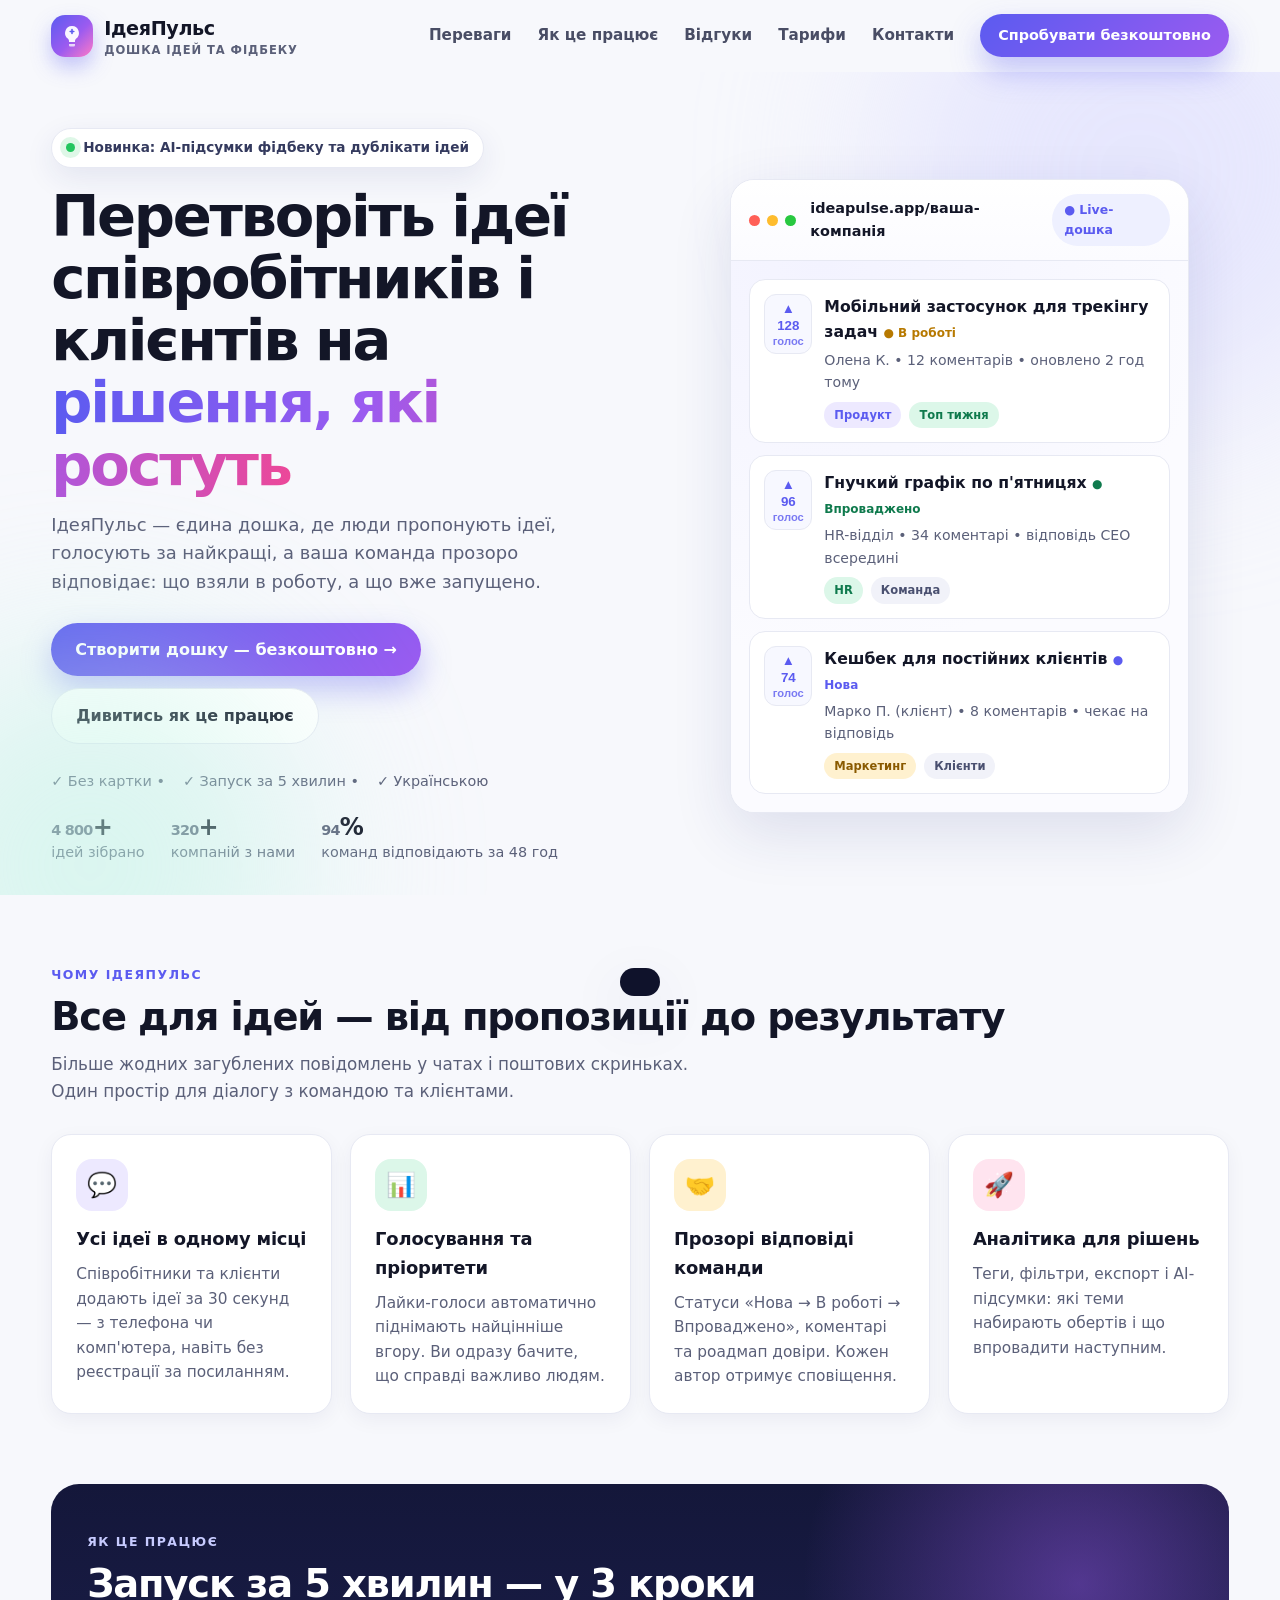
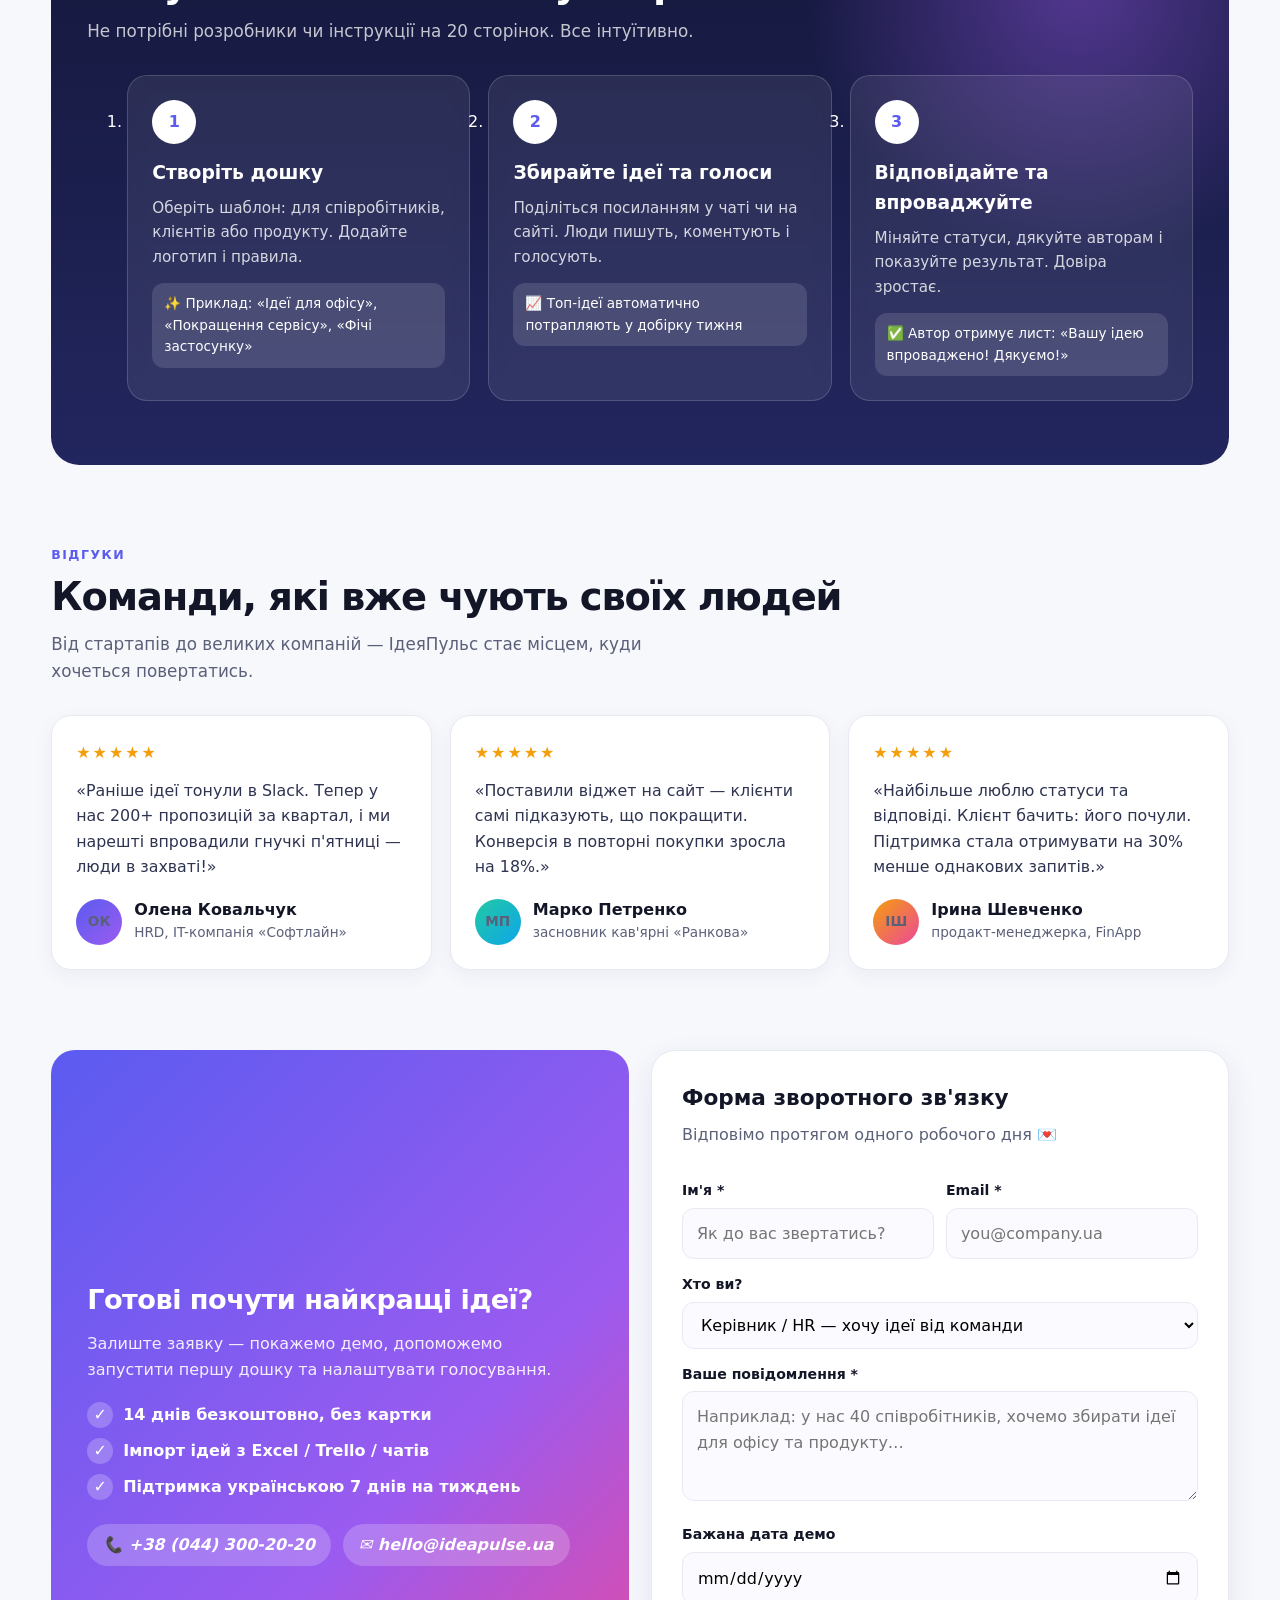
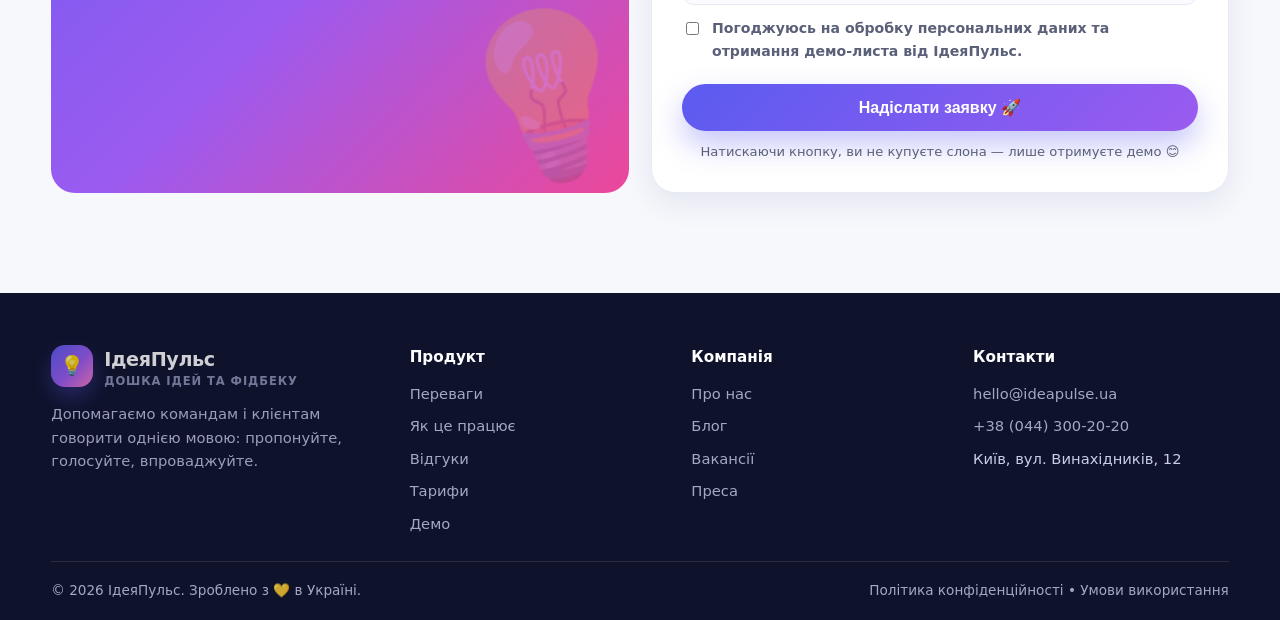
<file: index.html>
<!DOCTYPE html>

<html lang="uk">

<head>
  <meta charset="utf-8" />
  <meta content="width=device-width, initial-scale=1.0" name="viewport" />
  <title>ІдеяПульс — дошка ідей та фідбеку для команди і клієнтів</title>
  <meta
    content="ІдеяПульс — платформа, де співробітники та клієнти пропонують ідеї, голосують, а команда відповідає та впроваджує найкраще."
    name="description" />
  <link href="style.css" rel="stylesheet" />
  <style>
    .sr-only {
      position: absolute;
      width: 1px;
      height: 1px;
      padding: 0;
      margin: -1px;
      overflow: hidden;
      clip: rect(0, 0, 0, 0);
      white-space: nowrap;
      border: 0;
    }
  </style>
</head>

<body>
  <header class="header" id="header">
    <div class="container nav">
      <a aria-label="ІдеяПульс — на головну" class="logo" href="#top">
        <span aria-hidden="true" class="logo-mark">
          <svg aria-hidden="true" fill="none" height="24" viewbox="0 0 24 24" width="24">
            <path d="M12 2a7 7 0 0 0-4 12.7c.6.5 1 1.3 1 2.1V18h6v-1.2c0-.8.4-1.6 1-2.1A7 7 0 0 0 12 2Z" fill="white"
              opacity=".95"></path>
            <path d="M9 20h6v1.2a1.3 1.3 0 0 1-1.3 1.3h-3.4A1.3 1.3 0 0 1 9 21.2V20Z" fill="white" opacity=".75"></path>
            <path d="M12 5.5v4M10.2 7.5h3.6" stroke="#5b5bf0" stroke-linecap="round" stroke-width="1.6"></path>
          </svg>
        </span>
        <span>ІдеяПульс<small>дошка ідей та фідбеку</small></span>
      </a>
      <nav aria-label="Головна навігація" class="menu" id="menu">
        <a class="nav-link" href="#benefits">Переваги</a>
        <a class="nav-link" href="#how">Як це працює</a>
        <a class="nav-link" href="#reviews">Відгуки</a>
        <a class="nav-link" href="pricing.html">Тарифи</a>
        <a class="nav-link" href="#contact">Контакти</a>
        <a class="btn btn-primary btn-sm" href="#contact">Спробувати безкоштовно</a>
      </nav>
      <button aria-expanded="false" aria-label="Відкрити меню" class="burger"
        id="burger"><span></span><span></span><span></span></button>
    </div>
  </header>
  <main id="top">
    <!-- HERO -->
    <section class="hero">
      <div class="container hero-grid">
        <div>
          <span class="badge"><span class="dot"></span> Новинка: AI-підсумки фідбеку та дублікати ідей</span>
          <h1>Перетворіть ідеї співробітників і клієнтів на <span class="grad">рішення, які ростуть</span></h1>
          <p class="lead">ІдеяПульс — єдина дошка, де люди пропонують ідеї, голосують за найкращі, а ваша команда
            прозоро відповідає: що взяли в роботу, а що вже запущено.</p>
          <div class="hero-actions">
            <a class="btn btn-primary" href="#contact">Створити дошку — безкоштовно →</a>
            <a class="btn btn-ghost" href="#how">Дивитись як це працює</a>
          </div>
          <div class="hero-note">
            <span>✓ Без картки •</span><span>✓ Запуск за 5 хвилин •</span><span>✓ Українською</span>
          </div>
          <div class="stats">
            <div class="stat"><b><span class="counter" data-target="4800">0</span>+</b><span>ідей зібрано</span></div>
            <div class="stat"><b><span class="counter" data-target="320">0</span>+</b><span>компаній з нами</span></div>
            <div class="stat"><b><span class="counter" data-target="94">0</span>%</b><span>команд відповідають за 48
                год</span></div>
          </div>
        </div>
        <figure aria-label="Приклад дошки ідей ІдеяПульс" class="board" role="img">
          <div>
            <div class="board-top">
              <div class="traffic"><i></i><i></i><i></i></div>
              <b>ideapulse.app/ваша-компанія</b>
              <span class="pill">● Live-дошка</span>
            </div>
            <div class="board-body" id="board">
              <div class="idea">
                <button aria-label="Голосувати" class="vote">▲<span
                    class="count">128</span><small>голос</small></button>
                <div>
                  <h4>Мобільний застосунок для трекінгу задач <span class="status work">● В роботі</span></h4>
                  <p>Олена К. • 12 коментарів • оновлено 2 год тому</p>
                  <div class="tags"><span class="tag violet">Продукт</span><span class="tag green">Топ тижня</span>
                  </div>
                </div>
              </div>
              <div class="idea">
                <button aria-label="Голосувати" class="vote">▲<span class="count">96</span><small>голос</small></button>
                <div>
                  <h4>Гнучкий графік по п'ятницях <span class="status done">● Впроваджено</span></h4>
                  <p>HR-відділ • 34 коментарі • відповідь CEO всередині</p>
                  <div class="tags"><span class="tag green">HR</span><span class="tag">Команда</span></div>
                </div>
              </div>
              <div class="idea">
                <button aria-label="Голосувати" class="vote">▲<span class="count">74</span><small>голос</small></button>
                <div>
                  <h4>Кешбек для постійних клієнтів <span class="status new">● Нова</span></h4>
                  <p>Марко П. (клієнт) • 8 коментарів • чекає на відповідь</p>
                  <div class="tags"><span class="tag orange">Маркетинг</span><span class="tag">Клієнти</span></div>
                </div>
              </div>
            </div>
          </div>
          <figcaption class="sr-only">Приклад дошки ідей ІдеяПульс</figcaption>
        </figure>
      </div>
    </section>
    <!-- BENEFITS -->
    <section class="section" id="benefits">
      <div class="container">
        <p class="eyebrow reveal">Чому ІдеяПульс</p>
        <h2 class="reveal">Все для ідей — від пропозиції до результату</h2>
        <p class="sub reveal">Більше жодних загублених повідомлень у чатах і поштових скриньках. Один простір для
          діалогу з командою та клієнтами.</p>
        <div class="grid-4">
          <article class="card reveal">
            <div class="icon" style="background:#ede9ff">💬</div>
            <h3>Усі ідеї в одному місці</h3>
            <p>Співробітники та клієнти додають ідеї за 30 секунд — з телефона чи комп'ютера, навіть без реєстрації за
              посиланням.</p>
          </article>
          <article class="card reveal">
            <div class="icon" style="background:#dcf7e9">📊</div>
            <h3>Голосування та пріоритети</h3>
            <p>Лайки-голоси автоматично піднімають найцінніше вгору. Ви одразу бачите, що справді важливо людям.</p>
          </article>
          <article class="card reveal">
            <div class="icon" style="background:#fff1cf">🤝</div>
            <h3>Прозорі відповіді команди</h3>
            <p>Статуси «Нова → В роботі → Впроваджено», коментарі та роадмап довіри. Кожен автор отримує сповіщення.</p>
          </article>
          <article class="card reveal">
            <div class="icon" style="background:#ffe4ef">🚀</div>
            <h3>Аналітика для рішень</h3>
            <p>Теги, фільтри, експорт і AI-підсумки: які теми набирають обертів і що впровадити наступним.</p>
          </article>
        </div>
      </div>
    </section>
    <!-- HOW -->
    <section class="section" id="how" style="padding-top:0">
      <div class="container">
        <div class="steps reveal">
          <p class="eyebrow" style="color:#c7cbff">Як це працює</p>
          <h2>Запуск за 5 хвилин — у 3 кроки</h2>
          <p class="sub">Не потрібні розробники чи інструкції на 20 сторінок. Все інтуїтивно.</p>
          <ol aria-label="Три кроки роботи з ІдеяПульс" class="steps-grid">
            <li class="step">
              <div class="step-num">1</div>
              <h3>Створіть дошку</h3>
              <p>Оберіть шаблон: для співробітників, клієнтів або продукту. Додайте логотип і правила.</p>
              <div class="mini">✨ Приклад: «Ідеї для офісу», «Покращення сервісу», «Фічі застосунку»</div>
            </li>
            <li class="step">
              <div class="step-num">2</div>
              <h3>Збирайте ідеї та голоси</h3>
              <p>Поділіться посиланням у чаті чи на сайті. Люди пишуть, коментують і голосують.</p>
              <div class="mini">📈 Топ-ідеї автоматично потрапляють у добірку тижня</div>
            </li>
            <li class="step">
              <div class="step-num">3</div>
              <h3>Відповідайте та впроваджуйте</h3>
              <p>Міняйте статуси, дякуйте авторам і показуйте результат. Довіра зростає.</p>
              <div class="mini">✅ Автор отримує лист: «Вашу ідею впроваджено! Дякуємо!»</div>
            </li>
          </ol>
        </div>
      </div>
    </section>
    <!-- REVIEWS -->
    <section class="section" id="reviews" style="padding-top:10px">
      <div class="container">
        <p class="eyebrow reveal">Відгуки</p>
        <h2 class="reveal">Команди, які вже чують своїх людей</h2>
        <p class="sub reveal">Від стартапів до великих компаній — ІдеяПульс стає місцем, куди хочеться повертатись.</p>
        <div class="grid-3">
          <article class="card review reveal">
            <div aria-label="5 з 5" class="stars">★★★★★</div>
            <p>«Раніше ідеї тонули в Slack. Тепер у нас 200+ пропозицій за квартал, і ми нарешті впровадили гнучкі
              п'ятниці — люди в захваті!»</p>
            <div class="person"><span class="avatar"
                style="background:linear-gradient(135deg,#5b5bf0,#9b5bf0)">ОК</span>
              <div><b>Олена Ковальчук</b><span>HRD, IT-компанія «Софтлайн»</span></div>
            </div>
          </article>
          <article class="card review reveal">
            <div aria-label="5 з 5" class="stars">★★★★★</div>
            <p>«Поставили віджет на сайт — клієнти самі підказують, що покращити. Конверсія в повторні покупки зросла на
              18%.»</p>
            <div class="person"><span class="avatar"
                style="background:linear-gradient(135deg,#22c9a3,#0ea5e9)">МП</span>
              <div><b>Марко Петренко</b><span>засновник кав'ярні «Ранкова»</span></div>
            </div>
          </article>
          <article class="card review reveal">
            <div aria-label="5 з 5" class="stars">★★★★★</div>
            <p>«Найбільше люблю статуси та відповіді. Клієнт бачить: його почули. Підтримка стала отримувати на 30%
              менше однакових запитів.»</p>
            <div class="person"><span class="avatar"
                style="background:linear-gradient(135deg,#f59e0b,#ec4899)">ІШ</span>
              <div><b>Ірина Шевченко</b><span>продакт-менеджерка, FinApp</span></div>
            </div>
          </article>
        </div>
      </div>
    </section>
    <!-- CONTACT / FORM -->
    <section class="section" id="contact" style="padding-top:10px">
      <div class="container split">
        <div class="cta-card reveal">
          <h3>Готові почути найкращі ідеї?</h3>
          <p>Залиште заявку — покажемо демо, допоможемо запустити першу дошку та налаштувати голосування.</p>
          <ul class="cta-list">
            <li><span class="check">✓</span> 14 днів безкоштовно, без картки</li>
            <li><span class="check">✓</span> Імпорт ідей з Excel / Trello / чатів</li>
            <li><span class="check">✓</span> Підтримка українською 7 днів на тиждень</li>
          </ul>
          <address style="display:flex;gap:12px;flex-wrap:wrap">
            <span style="background:rgba(255,255,255,.2);padding:8px 16px;border-radius:999px;font-weight:700">📞 +38
              (044) 300-20-20</span>
            <span style="background:rgba(255,255,255,.2);padding:8px 16px;border-radius:999px;font-weight:700">✉️
              hello@ideapulse.ua</span>
          </address>
        </div>
        <div class="form-card reveal">
          <h3>Форма зворотного зв'язку</h3>
          <p>Відповімо протягом одного робочого дня 💌</p>
          <form id="feedbackForm" action="/" method="POST">

            <div class="row2">
              <div>
                <label for="name">Ім'я *</label>
                <input autocomplete="name" id="name" name="name" placeholder="Як до вас звертатись?" type="text"
                  required />
              </div>

              <div>
                <label for="email">Email *</label>
                <input autocomplete="email" id="email" name="email" placeholder="you@company.ua" type="email"
                  required />
              </div>
            </div>

            <label for="type">Хто ви?</label>
            <select id="type" name="type">
              <option value="hr">Керівник / HR — хочу ідеї від команди</option>
              <option value="business">Власник бізнесу — хочу фідбек від клієнтів</option>
              <option value="product">Продакт-менеджер — хочу роадмап ідей</option>
              <option value="other">Інше</option>
            </select>

            <label for="message">Ваше повідомлення *</label>
            <textarea id="message" name="message"
              placeholder="Наприклад: у нас 40 співробітників, хочемо збирати ідеї для офісу та продукту…"
              required></textarea>

            <label for="date">Бажана дата демо</label>
            <input id="date" name="date" type="date" />

            <label class="agree">
              <input id="agree" name="agree" type="checkbox" value="yes" required />
              <span>Погоджуюсь на обробку персональних даних та отримання демо-листа від ІдеяПульс.</span>
            </label>

            <button class="btn btn-primary form-btn" type="submit">
              Надіслати заявку 🚀
            </button>

            <div class="hint">
              Натискаючи кнопку, ви не купуєте слона — лише отримуєте демо 😊
            </div>

          </form>
        </div>
      </div>
    </section>
  </main>
  <footer id="footer">
    <div class="container">
      <div class="foot">
        <div>
          <a class="logo" href="#top" style="text-decoration:none"><span aria-hidden="true"
              class="logo-mark">💡</span><span>ІдеяПульс<small style="color:#8b90b3">дошка ідей та
                фідбеку</small></span></a>
          <p>Допомагаємо командам і клієнтам говорити однією мовою: пропонуйте, голосуйте, впроваджуйте.</p>
        </div>
        <div>
          <nav aria-label="Продукт">
            <h4>Продукт</h4>
            <ul>
              <li><a href="#benefits">Переваги</a></li>
              <li><a href="#how">Як це працює</a></li>
              <li><a href="#reviews">Відгуки</a></li>
              <li><a href="pricing.html">Тарифи</a></li>
              <li><a href="#contact">Демо</a></li>
            </ul>
          </nav>
        </div>
        <div>
          <nav aria-label="Компанія">
            <h4>Компанія</h4>
            <ul>
              <li><a href="#">Про нас</a></li>
              <li><a href="#">Блог</a></li>
              <li><a href="#">Вакансії</a></li>
              <li><a href="#">Преса</a></li>
            </ul>
          </nav>
        </div>
        <div>
          <h4>Контакти</h4>
          <ul>
            <li><a href="mailto:hello@ideapulse.ua">hello@ideapulse.ua</a></li>
            <li><a href="tel:+380443002020">+38 (044) 300-20-20</a></li>
            <li>Київ, вул. Винахідників, 12</li>
          </ul>
        </div>
      </div>
      <div class="bottom"><span>© <span id="year">2026</span> ІдеяПульс. Зроблено з 💛 в Україні.</span><span><a
            href="#" style="color:inherit;text-decoration:none">Політика конфіденційності</a> • <a href="#"
            style="color:inherit;text-decoration:none">Умови використання</a></span></div>
    </div>
  </footer>
  <button aria-label="Догори" id="toTop">↑</button>
  <div class="toast" id="toast" role="status"></div>
  <script>
    (function () {
      var header = document.getElementById('header');
      var burger = document.getElementById('burger');
      var menu = document.getElementById('menu');
      var toTop = document.getElementById('toTop');
      var toast = document.getElementById('toast');

      // Sticky header + toTop
      function onScroll() {
        if (window.scrollY > 10) header.classList.add('scrolled');
        else header.classList.remove('scrolled');
        if (window.scrollY > 600) toTop.classList.add('show');
        else toTop.classList.remove('show');
      }
      window.addEventListener('scroll', onScroll, { passive: true });
      onScroll();
      toTop.addEventListener('click', function () { window.scrollTo({ top: 0, behavior: 'smooth' }); });

      // Mobile menu
      burger.addEventListener('click', function () {
        var open = menu.classList.toggle('open');
        burger.classList.toggle('open', open);
        burger.setAttribute('aria-expanded', open ? 'true' : 'false');
      });
      menu.addEventListener('click', function (e) {
        if (e.target.closest('a')) {
          menu.classList.remove('open');
          burger.classList.remove('open');
          burger.setAttribute('aria-expanded', 'false');
        }
      });

      // Active nav link
      var links = Array.prototype.slice.call(document.querySelectorAll('.nav-link'));
      var sections = ['benefits', 'how', 'reviews', 'contact'].map(function (id) { return document.getElementById(id); });
      function setActive() {
        var pos = window.scrollY + 140, current = '';
        sections.forEach(function (s) { if (s && s.offsetTop <= pos) current = s.id; });
        links.forEach(function (a) {
          var href = a.getAttribute('href');
          if (href === '#' + current) a.classList.add('active');
          else a.classList.remove('active');
        });
      }
      window.addEventListener('scroll', setActive, { passive: true });
      setActive();

      // Voting demo
      document.querySelectorAll('.vote').forEach(function (btn) {
        btn.addEventListener('click', function () {
          var countEl = btn.querySelector('.count');
          var n = parseInt(countEl.textContent, 10) || 0;
          if (btn.classList.contains('voted')) {
            btn.classList.remove('voted');
            countEl.textContent = n - 1;
            showToast('Голос знято. Дякуємо за чесність 🙂');
          } else {
            btn.classList.add('voted');
            countEl.textContent = n + 1;
            btn.animate(
              [{ transform: 'scale(1)' }, { transform: 'scale(1.15)' }, { transform: 'scale(1)' }],
              { duration: 250 }
            );
            showToast('Дякуємо! Ваш голос зараховано 🎉');
          }
        });
      });

      // Reveal on scroll
      var io = new IntersectionObserver(function (entries) {
        entries.forEach(function (en) {
          if (en.isIntersecting) { en.target.classList.add('visible'); io.unobserve(en.target); }
        });
      }, { threshold: .12 });
      document.querySelectorAll('.reveal').forEach(function (el) { io.observe(el); });

      // Counters
      var cio = new IntersectionObserver(function (entries) {
        entries.forEach(function (en) {
          if (!en.isIntersecting) return;
          var el = en.target, target = +el.dataset.target, start = null, dur = 1400;
          function step(t) {
            if (!start) start = t;
            var p = Math.min((t - start) / dur, 1);
            var eased = 1 - Math.pow(1 - p, 3);
            el.textContent = Math.round(target * eased).toLocaleString('uk-UA');
            if (p < 1) requestAnimationFrame(step);
          }
          requestAnimationFrame(step);
          cio.unobserve(el);
        });
      }, { threshold: .6 });
      document.querySelectorAll('.counter').forEach(function (el) { cio.observe(el); });

      // Toast
      var toastTimer;
      function showToast(msg) {
        toast.textContent = msg;
        toast.classList.add('show');
        clearTimeout(toastTimer);
        toastTimer = setTimeout(function () { toast.classList.remove('show'); }, 2600);
      }

      document.getElementById('year').textContent = new Date().getFullYear();
    })();
  </script>
</body>

</html>
</file>
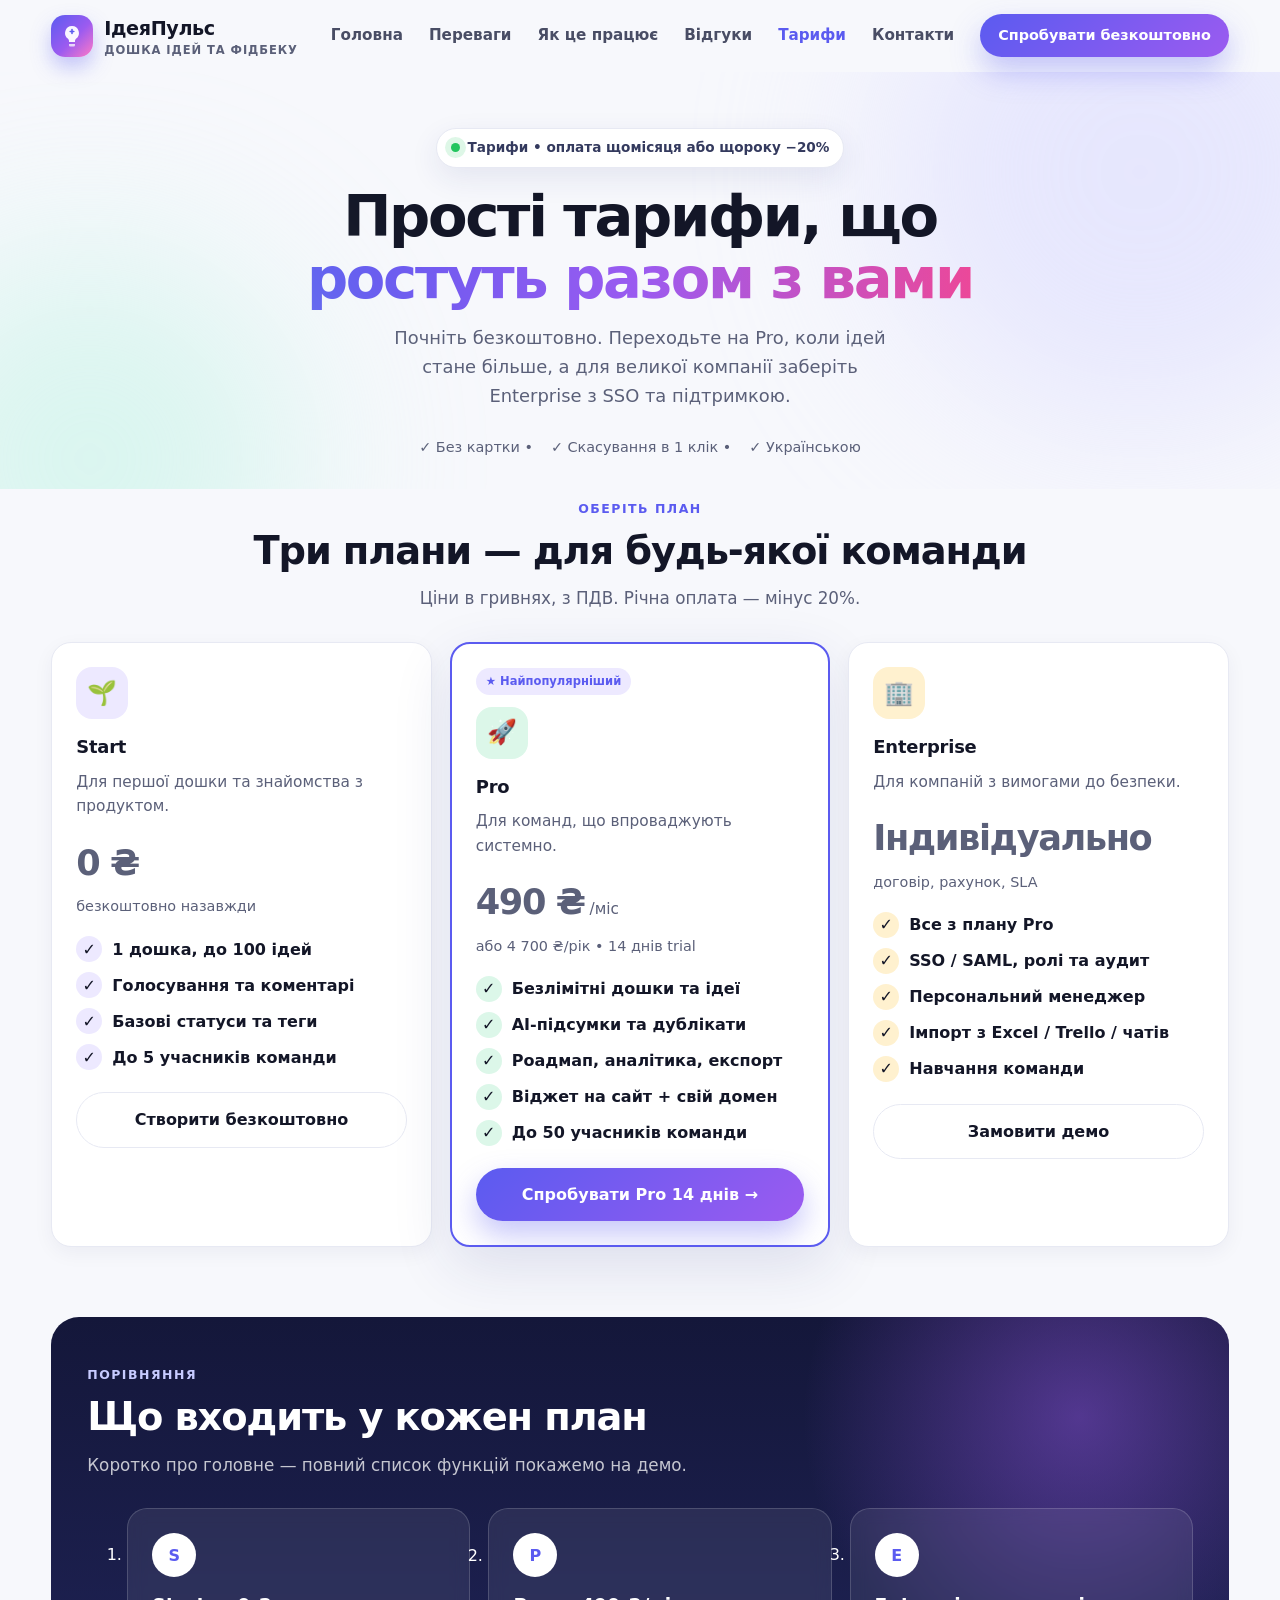
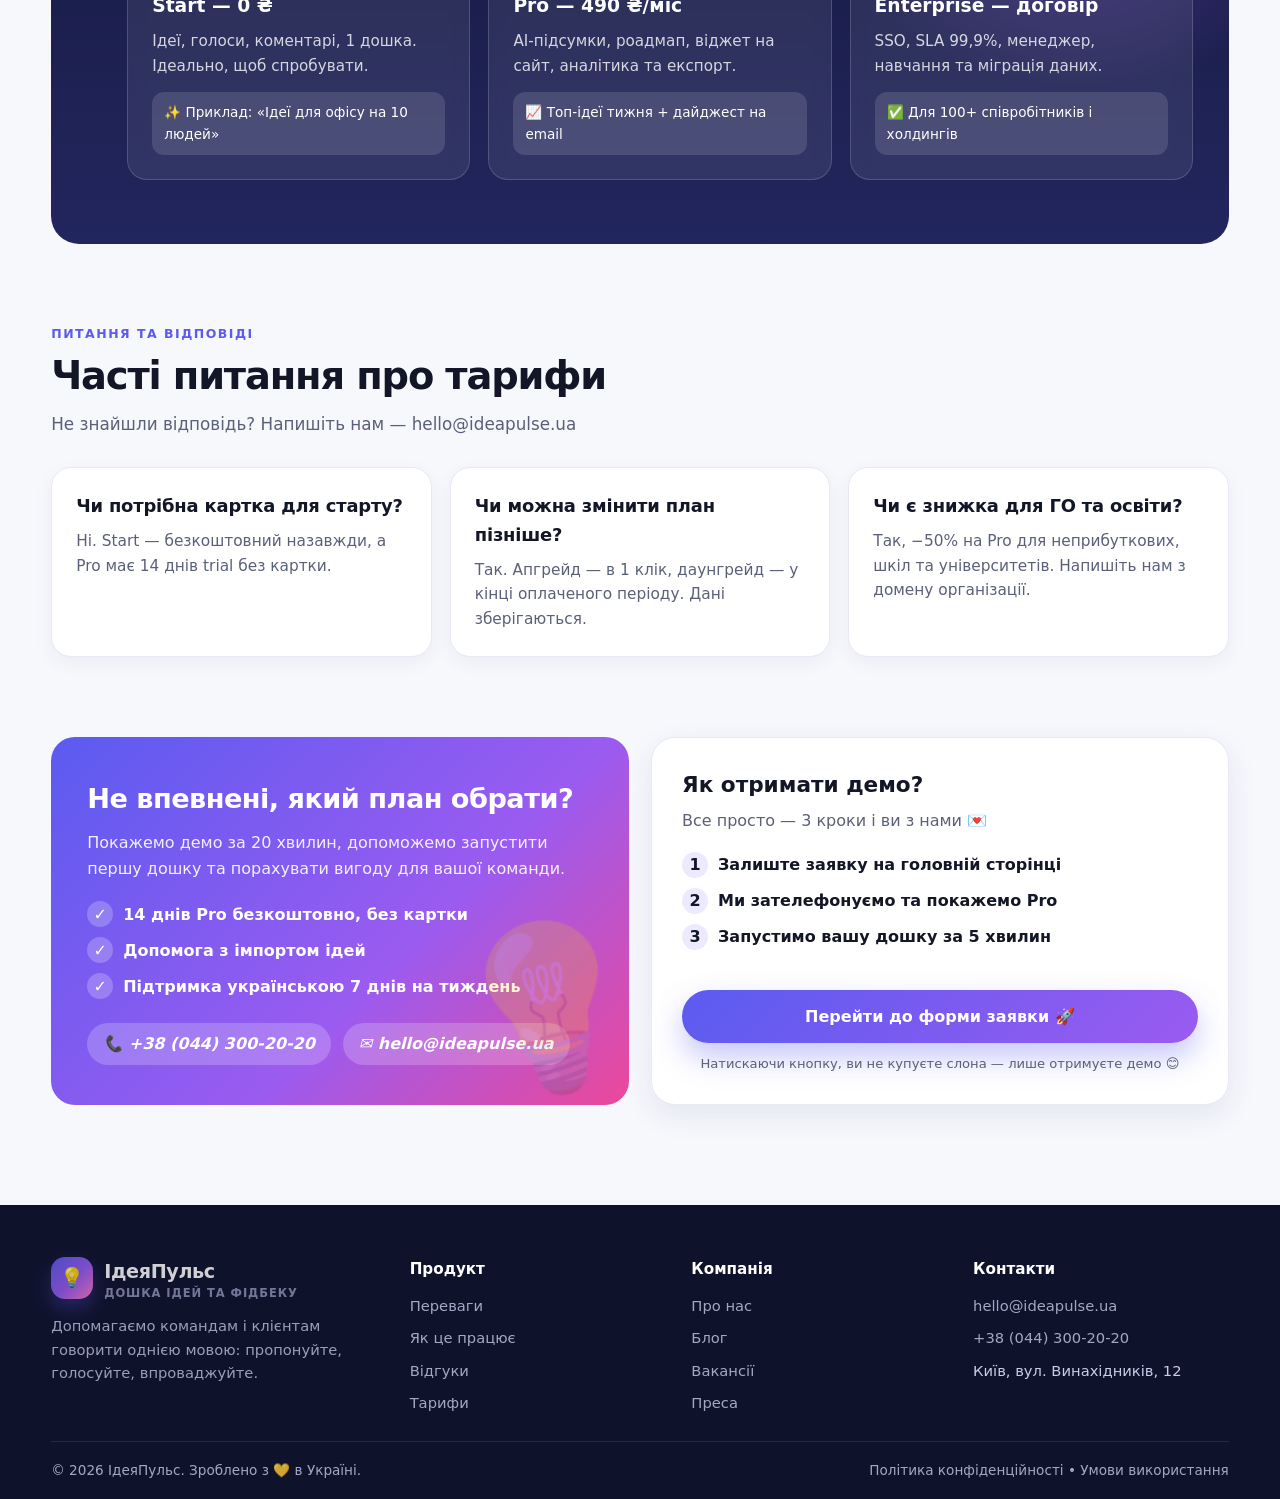
<file: pricing.html>
<!DOCTYPE html>

<html lang="uk">
<head>
<meta charset="utf-8"/>
<meta content="width=device-width, initial-scale=1.0" name="viewport"/>
<title>Тарифи — ІдеяПульс</title>
<meta content="Тарифи ІдеяПульс: Start, Pro та Enterprise. Оберіть план для збору ідей та фідбеку від команди і клієнтів." name="description"/>
<link href="style.css" rel="stylesheet"/>
</head>
<body>
<header class="header">
<div class="container nav">
<a aria-label="ІдеяПульс — на головну" class="logo" href="index.html">
<span aria-hidden="true" class="logo-mark">
<svg aria-hidden="true" fill="none" height="24" viewbox="0 0 24 24" width="24">
<path d="M12 2a7 7 0 0 0-4 12.7c.6.5 1 1.3 1 2.1V18h6v-1.2c0-.8.4-1.6 1-2.1A7 7 0 0 0 12 2Z" fill="white" opacity=".95"></path>
<path d="M9 20h6v1.2a1.3 1.3 0 0 1-1.3 1.3h-3.4A1.3 1.3 0 0 1 9 21.2V20Z" fill="white" opacity=".75"></path>
<path d="M12 5.5v4M10.2 7.5h3.6" stroke="#5b5bf0" stroke-linecap="round" stroke-width="1.6"></path>
</svg>
</span>
<span>ІдеяПульс<small>дошка ідей та фідбеку</small></span>
</a>
<nav aria-label="Головна навігація" class="menu">
<a class="nav-link" href="index.html">Головна</a>
<a class="nav-link" href="index.html#benefits">Переваги</a>
<a class="nav-link" href="index.html#how">Як це працює</a>
<a class="nav-link" href="index.html#reviews">Відгуки</a>
<a aria-current="page" class="nav-link active" href="pricing.html">Тарифи</a>
<a class="nav-link" href="index.html#contact">Контакти</a>
<a class="btn btn-primary btn-sm" href="index.html#contact">Спробувати безкоштовно</a>
</nav>
</div>
</header>
<main>
<!-- HERO -->
<section aria-labelledby="heading-прості-тарифи--щоростуть-разом-з-вами" class="hero">
<div class="container" style="position:relative;text-align:center;max-width:720px">
<span class="badge"><span class="dot"></span> Тарифи • оплата щомісяця або щороку −20%</span>
<h1 id="heading-прості-тарифи--щоростуть-разом-з-вами">Прості тарифи, що <span class="grad">ростуть разом з вами</span></h1>
<p class="lead" style="margin-left:auto;margin-right:auto">Почніть безкоштовно. Переходьте на Pro, коли ідей стане більше, а для великої компанії заберіть Enterprise з SSO та підтримкою.</p>
<div class="hero-note" style="justify-content:center">
<span>✓ Без картки •</span><span>✓ Скасування в 1 клік •</span><span>✓ Українською</span>
</div>
</div>
</section>
<!-- PLANS -->
<section aria-labelledby="heading-три-плани---для-будь-якої-команди" class="section" style="padding-top:10px">
<div class="container">
<p class="eyebrow" style="text-align:center">Оберіть план</p>
<h2 id="heading-три-плани---для-будь-якої-команди" style="text-align:center">Три плани — для будь-якої команди</h2>
<p class="sub" style="text-align:center;margin-left:auto;margin-right:auto">Ціни в гривнях, з ПДВ. Річна оплата — мінус 20%.</p>
<div class="grid-3">
<article aria-label="Тариф Start" class="card">
<div class="icon" style="background:#ede9ff">🌱</div>
<h3>Start</h3>
<p>Для першої дошки та знайомства з продуктом.</p>
<p style="margin:16px 0 4px"><b style="font-size:2.2rem;letter-spacing:-.04em">0 ₴</b></p>
<p style="font-size:.9rem">безкоштовно назавжди</p>
<ul class="cta-list" style="margin:18px 0 22px;color:var(--ink)">
<li><span class="check" style="background:#ede9ff">✓</span> 1 дошка, до 100 ідей</li>
<li><span class="check" style="background:#ede9ff">✓</span> Голосування та коментарі</li>
<li><span class="check" style="background:#ede9ff">✓</span> Базові статуси та теги</li>
<li><span class="check" style="background:#ede9ff">✓</span> До 5 учасників команди</li>
</ul>
<a class="btn btn-ghost" href="index.html#contact" style="width:100%">Створити безкоштовно</a>
</article>
<article aria-label="Тариф Pro" class="card" style="border:2px solid var(--brand);box-shadow:var(--shadow)">
<div class="tags" style="margin:0 0 12px"><span class="tag violet">★ Найпопулярніший</span></div>
<div class="icon" style="background:#dcf7e9">🚀</div>
<h3>Pro</h3>
<p>Для команд, що впроваджують системно.</p>
<p style="margin:16px 0 4px"><b style="font-size:2.2rem;letter-spacing:-.04em">490 ₴</b><span style="color:var(--muted)"> /міс</span></p>
<p style="font-size:.9rem">або 4 700 ₴/рік • 14 днів trial</p>
<ul class="cta-list" style="margin:18px 0 22px;color:var(--ink)">
<li><span class="check" style="background:#dcf7e9">✓</span> Безлімітні дошки та ідеї</li>
<li><span class="check" style="background:#dcf7e9">✓</span> AI-підсумки та дублікати</li>
<li><span class="check" style="background:#dcf7e9">✓</span> Роадмап, аналітика, експорт</li>
<li><span class="check" style="background:#dcf7e9">✓</span> Віджет на сайт + свій домен</li>
<li><span class="check" style="background:#dcf7e9">✓</span> До 50 учасників команди</li>
</ul>
<a class="btn btn-primary" href="index.html#contact" style="width:100%">Спробувати Pro 14 днів →</a>
</article>
<article aria-label="Тариф Enterprise" class="card">
<div class="icon" style="background:#fff1cf">🏢</div>
<h3>Enterprise</h3>
<p>Для компаній з вимогами до безпеки.</p>
<p style="margin:16px 0 4px"><b style="font-size:2.2rem;letter-spacing:-.04em">Індивідуально</b></p>
<p style="font-size:.9rem">договір, рахунок, SLA</p>
<ul class="cta-list" style="margin:18px 0 22px;color:var(--ink)">
<li><span class="check" style="background:#fff1cf">✓</span> Все з плану Pro</li>
<li><span class="check" style="background:#fff1cf">✓</span> SSO / SAML, ролі та аудит</li>
<li><span class="check" style="background:#fff1cf">✓</span> Персональний менеджер</li>
<li><span class="check" style="background:#fff1cf">✓</span> Імпорт з Excel / Trello / чатів</li>
<li><span class="check" style="background:#fff1cf">✓</span> Навчання команди</li>
</ul>
<a class="btn btn-ghost" href="index.html#contact" style="width:100%">Замовити демо</a>
</article>
</div>
</div>
</section>
<!-- COMPARISON -->
<section aria-labelledby="heading-що-входить-у-кожен-план" class="section" style="padding-top:0">
<div class="container">
<div class="steps">
<p class="eyebrow" style="color:#c7cbff">Порівняння</p>
<h2 id="heading-що-входить-у-кожен-план">Що входить у кожен план</h2>
<p class="sub">Коротко про головне — повний список функцій покажемо на демо.</p>
<ol aria-label="Порівняння тарифних планів" class="steps-grid">
<li class="step">
<div class="step-num">S</div>
<h3>Start — 0 ₴</h3>
<p>Ідеї, голоси, коментарі, 1 дошка. Ідеально, щоб спробувати.</p>
<div class="mini">✨ Приклад: «Ідеї для офісу на 10 людей»</div>
</li>
<li class="step">
<div class="step-num">P</div>
<h3>Pro — 490 ₴/міс</h3>
<p>AI-підсумки, роадмап, віджет на сайт, аналітика та експорт.</p>
<div class="mini">📈 Топ-ідеї тижня + дайджест на email</div>
</li>
<li class="step">
<div class="step-num">E</div>
<h3>Enterprise — договір</h3>
<p>SSO, SLA 99,9%, менеджер, навчання та міграція даних.</p>
<div class="mini">✅ Для 100+ співробітників і холдингів</div>
</li>
</ol>
</div>
</div>
</section>
<!-- FAQ -->
<section aria-labelledby="heading-часті-питання-про-тарифи" class="section" style="padding-top:10px">
<div class="container">
<p class="eyebrow">Питання та відповіді</p>
<h2 id="heading-часті-питання-про-тарифи">Часті питання про тарифи</h2>
<p class="sub">Не знайшли відповідь? Напишіть нам — hello@ideapulse.ua</p>
<div class="grid-3">
<article class="card">
<h3>Чи потрібна картка для старту?</h3>
<p>Ні. Start — безкоштовний назавжди, а Pro має 14 днів trial без картки.</p>
</article>
<article class="card">
<h3>Чи можна змінити план пізніше?</h3>
<p>Так. Апгрейд — в 1 клік, даунгрейд — у кінці оплаченого періоду. Дані зберігаються.</p>
</article>
<article class="card">
<h3>Чи є знижка для ГО та освіти?</h3>
<p>Так, −50% на Pro для неприбуткових, шкіл та університетів. Напишіть нам з домену організації.</p>
</article>
</div>
</div>
</section>
<!-- CTA -->
<section class="section" style="padding-top:10px">
<div class="container split">
<div class="cta-card">
<h3>Не впевнені, який план обрати?</h3>
<p>Покажемо демо за 20 хвилин, допоможемо запустити першу дошку та порахувати вигоду для вашої команди.</p>
<ul class="cta-list">
<li><span class="check">✓</span> 14 днів Pro безкоштовно, без картки</li>
<li><span class="check">✓</span> Допомога з імпортом ідей</li>
<li><span class="check">✓</span> Підтримка українською 7 днів на тиждень</li>
</ul>
<address style="display:flex;gap:12px;flex-wrap:wrap">
<span style="background:rgba(255,255,255,.2);padding:8px 16px;border-radius:999px;font-weight:700">📞 +38 (044) 300-20-20</span>
<span style="background:rgba(255,255,255,.2);padding:8px 16px;border-radius:999px;font-weight:700">✉️ hello@ideapulse.ua</span>
</address>
</div>
<div class="form-card">
<h3>Як отримати демо?</h3>
<p>Все просто — 3 кроки і ви з нами 💌</p>
<ul class="cta-list" style="color:var(--ink)">
<li><span class="check" style="background:#ede9ff">1</span> Залиште заявку на головній сторінці</li>
<li><span class="check" style="background:#ede9ff">2</span> Ми зателефонуємо та покажемо Pro</li>
<li><span class="check" style="background:#ede9ff">3</span> Запустимо вашу дошку за 5 хвилин</li>
</ul>
<a class="btn btn-primary form-btn" href="index.html#contact">Перейти до форми заявки 🚀</a>
<div class="hint">Натискаючи кнопку, ви не купуєте слона — лише отримуєте демо 😊</div>
</div>
</div>
</section>
</main>
<footer>
<div class="container">
<div class="foot">
<div>
<a class="logo" href="index.html" style="text-decoration:none"><span aria-hidden="true" class="logo-mark">💡</span><span>ІдеяПульс<small style="color:#8b90b3">дошка ідей та фідбеку</small></span></a>
<p>Допомагаємо командам і клієнтам говорити однією мовою: пропонуйте, голосуйте, впроваджуйте.</p>
</div>
<div><nav aria-label="Продукт"><h4>Продукт</h4><ul><li><a href="index.html#benefits">Переваги</a></li><li><a href="index.html#how">Як це працює</a></li><li><a href="index.html#reviews">Відгуки</a></li><li><a href="pricing.html">Тарифи</a></li></ul></nav></div>
<div><nav aria-label="Компанія"><h4>Компанія</h4><ul><li><a href="#">Про нас</a></li><li><a href="#">Блог</a></li><li><a href="#">Вакансії</a></li><li><a href="#">Преса</a></li></ul></nav></div>
<div><h4>Контакти</h4><ul><li><a href="mailto:hello@ideapulse.ua">hello@ideapulse.ua</a></li><li><a href="tel:+380443002020">+38 (044) 300-20-20</a></li><li>Київ, вул. Винахідників, 12</li></ul></div>
</div>
<div class="bottom"><span>© 2026 ІдеяПульс. Зроблено з 💛 в Україні.</span><span><a href="#" style="color:inherit;text-decoration:none">Політика конфіденційності</a> • <a href="#" style="color:inherit;text-decoration:none">Умови використання</a></span></div>
</div>
</footer>
</body>
</html>
</file>
<file: style.css>
:root{
  --bg:#f7f8fc;
  --card:#ffffff;
  --ink:#131627;
  --muted:#5b6079;
  --line:#e7e9f3;
  --brand:#5b5bf0;
  --brand-2:#9b5bf0;
  --brand-3:#22c9a3;
  --accent:#ffbe33;
  --radius:20px;
  --shadow:0 20px 60px rgba(35,40,120,.12);
  --shadow-sm:0 10px 30px rgba(35,40,120,.09);
  --max:1180px;
}
*{box-sizing:border-box}
html{scroll-behavior:smooth}
body{
  margin:0;
  font-family:system-ui,-apple-system,"Segoe UI",Roboto,Inter,Arial,sans-serif;
  background:var(--bg);
  color:var(--ink);
  line-height:1.6;
  -webkit-font-smoothing:antialiased;
}
a{color:inherit}
img{max-width:100%}
.container{width:min(var(--max),92%);margin:0 auto}
section{scroll-margin-top:90px}

/* Header */
.header{
  position:sticky;top:0;z-index:50;
  background:rgba(247,248,252,.86);
  backdrop-filter:blur(14px);
  border-bottom:1px solid transparent;
  transition:.25s;
}
.header.scrolled{background:#fff;border-color:var(--line);box-shadow:0 8px 30px rgba(0,0,0,.06)}
.nav{display:flex;align-items:center;justify-content:space-between;gap:16px;padding:14px 0}
.logo{display:flex;align-items:center;gap:11px;text-decoration:none;font-weight:800;font-size:1.2rem;letter-spacing:-.02em}
.logo-mark{
  width:42px;height:42px;border-radius:14px;display:grid;place-items:center;color:#fff;
  background:linear-gradient(135deg,var(--brand),var(--brand-2) 55%,#ff7ac6);
  box-shadow:0 10px 20px rgba(91,91,240,.35);
  flex:0 0 auto;
}
.logo small{display:block;font-size:.72rem;font-weight:600;color:var(--muted);letter-spacing:.08em;text-transform:uppercase;line-height:1}
.menu{display:flex;align-items:center;gap:26px}
.menu a.nav-link{text-decoration:none;color:#2a2f4a;font-weight:600;font-size:.95rem;opacity:.85}
.menu a.nav-link:hover,.menu a.nav-link.active{color:var(--brand);opacity:1}
.btn{
  display:inline-flex;align-items:center;justify-content:center;gap:10px;
  border:0;cursor:pointer;text-decoration:none;font-weight:700;
  padding:14px 24px;border-radius:999px;font-size:1rem;
  transition:transform .15s, box-shadow .2s, background .2s;
  white-space:nowrap;
}
.btn-primary{background:linear-gradient(135deg,var(--brand),var(--brand-2));color:#fff;box-shadow:0 14px 30px rgba(91,91,240,.35)}
.btn-primary:hover{transform:translateY(-2px);box-shadow:0 18px 36px rgba(91,91,240,.42)}
.btn-ghost{background:#fff;border:1.5px solid var(--line);color:var(--ink)}
.btn-ghost:hover{border-color:var(--brand);color:var(--brand)}
.btn-sm{padding:10px 18px;font-size:.9rem}
.burger{display:none;width:46px;height:46px;border-radius:12px;border:1px solid var(--line);background:#fff;cursor:pointer;flex-direction:column;gap:5px;align-items:center;justify-content:center}
.burger span{display:block;width:20px;height:2px;background:var(--ink);border-radius:2px;transition:.25s}
.burger.open span:nth-child(1){transform:translateY(7px) rotate(45deg)}
.burger.open span:nth-child(2){opacity:0}
.burger.open span:nth-child(3){transform:translateY(-7px) rotate(-45deg)}

/* Hero */
.hero{position:relative;overflow:hidden;padding:56px 0 30px}
.hero::before,.hero::after{content:"";position:absolute;border-radius:50%;filter:blur(90px);opacity:.5;pointer-events:none}
.hero::before{width:520px;height:520px;background:#d6d6ff;top:-160px;right:-120px}
.hero::after{width:420px;height:420px;background:#bdf3e3;bottom:-180px;left:-120px}
.hero-grid{position:relative;display:grid;grid-template-columns:1.05fr .95fr;gap:44px;align-items:center}
.badge{display:inline-flex;align-items:center;gap:8px;background:#fff;border:1px solid var(--line);border-radius:999px;padding:8px 14px;font-size:.85rem;font-weight:600;color:#343a5e;box-shadow:var(--shadow-sm)}
.badge .dot{width:9px;height:9px;border-radius:50%;background:#22c55e;box-shadow:0 0 0 6px rgba(34,197,94,.15);animation:pulse 1.8s infinite}
@keyframes pulse{50%{box-shadow:0 0 0 9px rgba(34,197,94,.08)}}
h1{font-size:clamp(2.2rem,4.6vw,3.6rem);line-height:1.08;letter-spacing:-.04em;margin:18px 0 14px}
h1 .grad{background:linear-gradient(90deg,var(--brand),var(--brand-2) 50%,#ec4899);-webkit-background-clip:text;background-clip:text;color:transparent}
.lead{color:var(--muted);font-size:1.12rem;max-width:520px;margin:0 0 26px}
.hero-actions{display:flex;gap:12px;flex-wrap:wrap;margin-bottom:26px}
.hero-note{display:flex;gap:18px;flex-wrap:wrap;color:var(--muted);font-size:.9rem}
.hero-note strong{color:var(--ink)}
.stats{display:flex;gap:26px;margin-top:22px;flex-wrap:wrap}
.stat b{font-size:1.5rem;letter-spacing:-.03em;display:block;line-height:1}
.stat span{color:var(--muted);font-size:.9rem}

/* Board mockup */
.board{
  background:#fff;border:1px solid var(--line);border-radius:24px;box-shadow:var(--shadow);
  overflow:hidden;
}
.board-top{display:flex;align-items:center;gap:8px;padding:14px 18px;border-bottom:1px solid var(--line);background:linear-gradient(#fff,#fbfbff)}
.traffic{display:flex;gap:7px}
.traffic i{width:11px;height:11px;border-radius:50%;display:block}
.traffic i:nth-child(1){background:#ff5f57}.traffic i:nth-child(2){background:#febc2e}.traffic i:nth-child(3){background:#28c840}
.board-top b{font-size:.9rem;margin-left:6px}
.board-top .pill{margin-left:auto;font-size:.78rem;font-weight:700;background:#eef0ff;color:var(--brand);padding:6px 12px;border-radius:999px}
.board-body{padding:18px;display:grid;gap:12px;background:radial-gradient(circle at 20% 0%,#f3f3ff,transparent 60%),#fbfbff}
.idea{background:#fff;border:1px solid var(--line);border-radius:16px;padding:14px 14px;display:grid;grid-template-columns:48px 1fr;gap:12px;align-items:start;transition:.2s}
.idea:hover{transform:translateY(-2px);box-shadow:var(--shadow-sm)}
.vote{border:1px solid var(--line);background:#f7f8ff;border-radius:12px;padding:6px 4px;display:flex;flex-direction:column;align-items:center;gap:2px;cursor:pointer;font-weight:800;color:var(--brand)}
.vote:hover{border-color:var(--brand)}
.vote.voted{background:var(--brand);color:#fff;border-color:var(--brand)}
.vote small{font-size:.7rem;font-weight:700;opacity:.8}
.idea h4{margin:0 0 4px;font-size:.98rem}
.idea p{margin:0;color:var(--muted);font-size:.88rem}
.tags{display:flex;gap:8px;margin-top:8px;flex-wrap:wrap}
.tag{font-size:.72rem;font-weight:700;padding:4px 10px;border-radius:999px;background:#f1f2f9;color:#4a5070}
.tag.green{background:#dcf7e9;color:#0f7a4d}.tag.violet{background:#ede9ff;color:#5b5bf0}.tag.orange{background:#fff1cf;color:#8a5a00}
.status{font-size:.75rem;font-weight:800}
.status.done{color:#0f7a4d}.status.work{color:#b77900}.status.new{color:var(--brand)}

/* Sections */
.section{padding:70px 0}
.eyebrow{color:var(--brand);font-weight:800;text-transform:uppercase;letter-spacing:.12em;font-size:.78rem;margin:0 0 10px}
h2{font-size:clamp(1.7rem,3vw,2.5rem);letter-spacing:-.03em;line-height:1.15;margin:0 0 12px}
.sub{color:var(--muted);max-width:640px;margin:0 0 30px;font-size:1.05rem}
.grid-4{display:grid;grid-template-columns:repeat(4,1fr);gap:18px}
.grid-3{display:grid;grid-template-columns:repeat(3,1fr);gap:18px}
.card{background:var(--card);border:1px solid var(--line);border-radius:var(--radius);padding:24px;box-shadow:0 6px 20px rgba(20,25,70,.05);transition:.22s;position:relative;overflow:hidden}
.card:hover{transform:translateY(-6px);box-shadow:var(--shadow)}
.icon{width:52px;height:52px;border-radius:16px;display:grid;place-items:center;font-size:1.5rem;margin-bottom:14px}
.card h3{margin:0 0 8px;font-size:1.12rem;letter-spacing:-.01em}
.card p{margin:0;color:var(--muted);font-size:.96rem}
.card .num{position:absolute;right:14px;top:6px;font-size:4.2rem;font-weight:800;color:#eef0fb;line-height:1;user-select:none}

/* Steps */
.steps{background:linear-gradient(180deg,#14173a,#22265e);color:#fff;border-radius:28px;padding:48px 36px;position:relative;overflow:hidden}
.steps::before{content:"";position:absolute;width:600px;height:600px;background:radial-gradient(circle,rgba(155,91,240,.45),transparent 65%);top:-200px;right:-150px}
.steps h2,.steps .sub{color:#fff}.steps .sub{opacity:.75}
.steps-grid{display:grid;grid-template-columns:repeat(3,1fr);gap:18px;position:relative;margin-top:8px}
.step{background:rgba(255,255,255,.08);border:1px solid rgba(255,255,255,.16);border-radius:20px;padding:24px;backdrop-filter:blur(8px)}
.step-num{width:44px;height:44px;border-radius:50%;display:grid;place-items:center;font-weight:800;background:#fff;color:var(--brand);margin-bottom:14px}
.step h3{margin:0 0 8px}
.step p{margin:0;opacity:.8;font-size:.95rem}
.step .mini{margin-top:14px;background:rgba(255,255,255,.12);border-radius:12px;padding:10px 12px;font-size:.85rem}

/* Reviews */
.review{display:flex;flex-direction:column;gap:12px}
.stars{color:#f59e0b;letter-spacing:2px;font-size:1rem}
.review p{color:#2e3350;margin:0;font-size:.99rem}
.person{display:flex;align-items:center;gap:12px;margin-top:auto;padding-top:8px}
.avatar{width:46px;height:46px;border-radius:50%;display:grid;place-items:center;font-weight:800;color:#fff;flex:0 0 auto}
.person b{display:block;line-height:1.2}
.person span{color:var(--muted);font-size:.85rem}

/* CTA + Form */
.split{display:grid;grid-template-columns:1fr 1fr;gap:22px;align-items:stretch}
.cta-card{background:linear-gradient(135deg,#5b5bf0,#9b5bf0 60%,#ec4899);color:#fff;border-radius:24px;padding:36px;position:relative;overflow:hidden;display:flex;flex-direction:column;justify-content:center}
.cta-card::after{content:"💡";position:absolute;font-size:10rem;right:-20px;bottom:-30px;opacity:.18;transform:rotate(-12deg)}
.cta-card h3{font-size:1.7rem;margin:0 0 10px;letter-spacing:-.02em}
.cta-card p{opacity:.9;margin:0 0 20px}
.cta-list{list-style:none;margin:0 0 24px;padding:0;display:grid;gap:10px}
.cta-list li{display:flex;gap:10px;align-items:center;font-weight:600}
.check{width:26px;height:26px;border-radius:50%;background:rgba(255,255,255,.22);display:grid;place-items:center;flex:0 0 auto}
.form-card{background:#fff;border:1px solid var(--line);border-radius:24px;padding:30px;box-shadow:var(--shadow-sm)}
.form-card h3{margin:0 0 6px;font-size:1.35rem}
.form-card p{margin:0 0 18px;color:var(--muted)}
label{font-weight:700;font-size:.88rem;display:block;margin:14px 0 6px}
input,select,textarea{width:100%;border:1.5px solid var(--line);border-radius:12px;padding:12px 14px;font:inherit;background:#fbfbff;transition:.2s}
input:focus,select:focus,textarea:focus{outline:none;border-color:var(--brand);background:#fff;box-shadow:0 0 0 4px rgba(91,91,240,.12)}
textarea{min-height:110px;resize:vertical}
.row2{display:grid;grid-template-columns:1fr 1fr;gap:12px}
.error{color:#dc2626;font-size:.82rem;min-height:1.1em;margin-top:4px}
.agree{display:flex;gap:10px;align-items:flex-start;margin-top:12px;font-size:.88rem;color:var(--muted)}
.agree input{width:auto;margin-top:5px}
.form-btn{width:100%;margin-top:16px}
.hint{font-size:.82rem;color:var(--muted);text-align:center;margin-top:10px}

/* Footer */
footer{background:#0f122b;color:#c9cdea;margin-top:30px}
.foot{display:grid;grid-template-columns:1.3fr 1fr 1fr 1fr;gap:26px;padding:52px 0 26px}
.foot .logo{color:#fff}
.foot p{font-size:.92rem;opacity:.75}
.foot h4{color:#fff;margin:0 0 12px;font-size:.95rem}
.foot ul{list-style:none;margin:0;padding:0;display:grid;gap:9px;font-size:.92rem}
.foot a{text-decoration:none;opacity:.8}.foot a:hover{opacity:1;color:#fff}
.bottom{border-top:1px solid rgba(255,255,255,.12);padding:18px 0;display:flex;justify-content:space-between;gap:12px;flex-wrap:wrap;font-size:.85rem;opacity:.8}

/* Reveal + toast + top */
.reveal{opacity:0;transform:translateY(22px);transition:.6s}
.reveal.visible{opacity:1;transform:none}
.toast{position:fixed;left:50%;bottom:24px;transform:translate(-50%,120px);background:#0f122b;color:#fff;padding:14px 20px;border-radius:14px;box-shadow:var(--shadow);transition:.35s;z-index:99;max-width:92%;font-weight:600}
.toast.show{transform:translate(-50%,0)}
#toTop{position:fixed;right:18px;bottom:18px;width:48px;height:48px;border-radius:50%;border:0;background:#fff;box-shadow:var(--shadow);cursor:pointer;font-size:1.2rem;display:none;z-index:98}
#toTop.show{display:block}

/* Responsive */
@media(max-width:1020px){
  .grid-4{grid-template-columns:1fr 1fr}
  .hero-grid{grid-template-columns:1fr;gap:28px}
  .foot{grid-template-columns:1fr 1fr}
}
@media(max-width:760px){
  .menu{position:fixed;inset:70px 12px auto 12px;background:#fff;border:1px solid var(--line);border-radius:18px;box-shadow:var(--shadow);flex-direction:column;align-items:stretch;padding:14px;display:none;gap:6px}
  .menu.open{display:flex}
  .menu a.nav-link{padding:12px 14px;border-radius:12px}.menu a.nav-link:hover{background:#f2f3ff}
  .menu .btn{margin-top:6px}
  .burger{display:flex}
  .grid-3,.grid-4,.split,.steps-grid{grid-template-columns:1fr}
  .row2{grid-template-columns:1fr}
  .section{padding:48px 0}
  .steps{padding:32px 20px}
  .foot{grid-template-columns:1fr}
  .hero{padding-top:30px}
}
</file>
